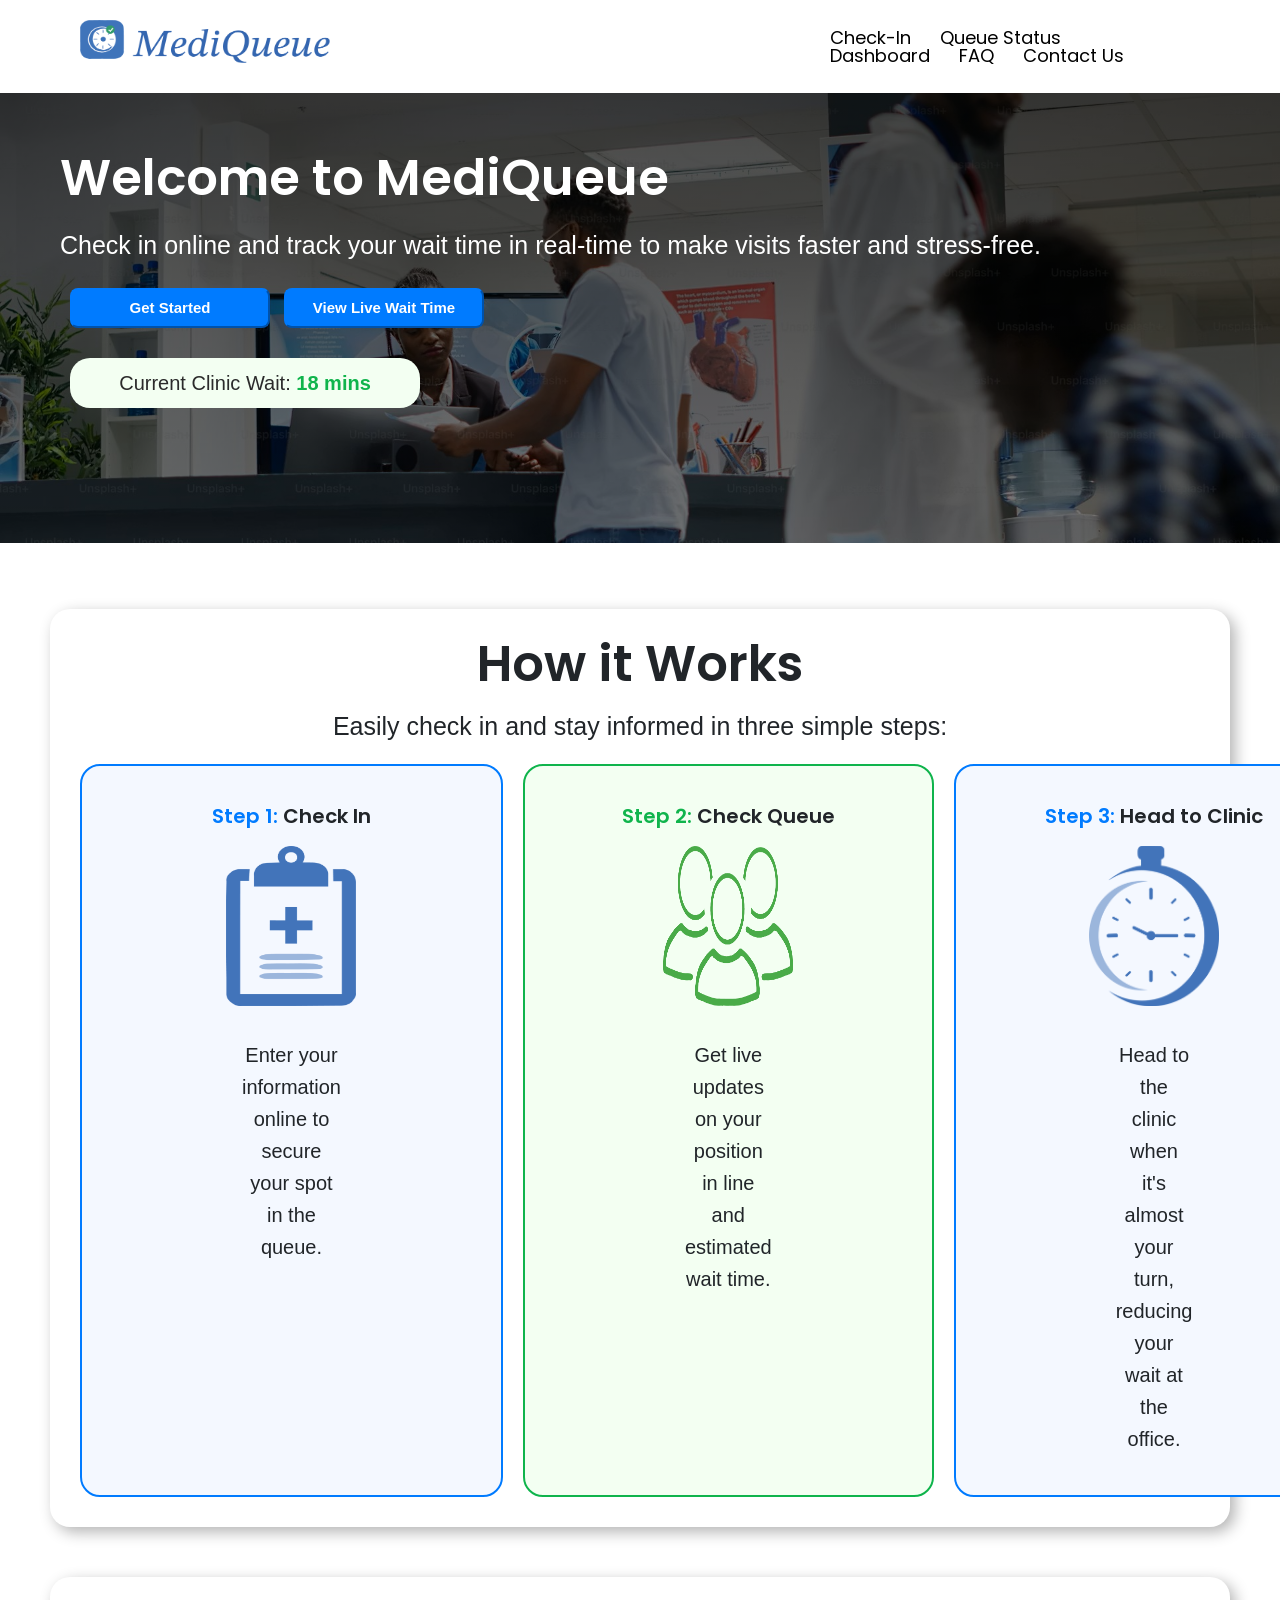
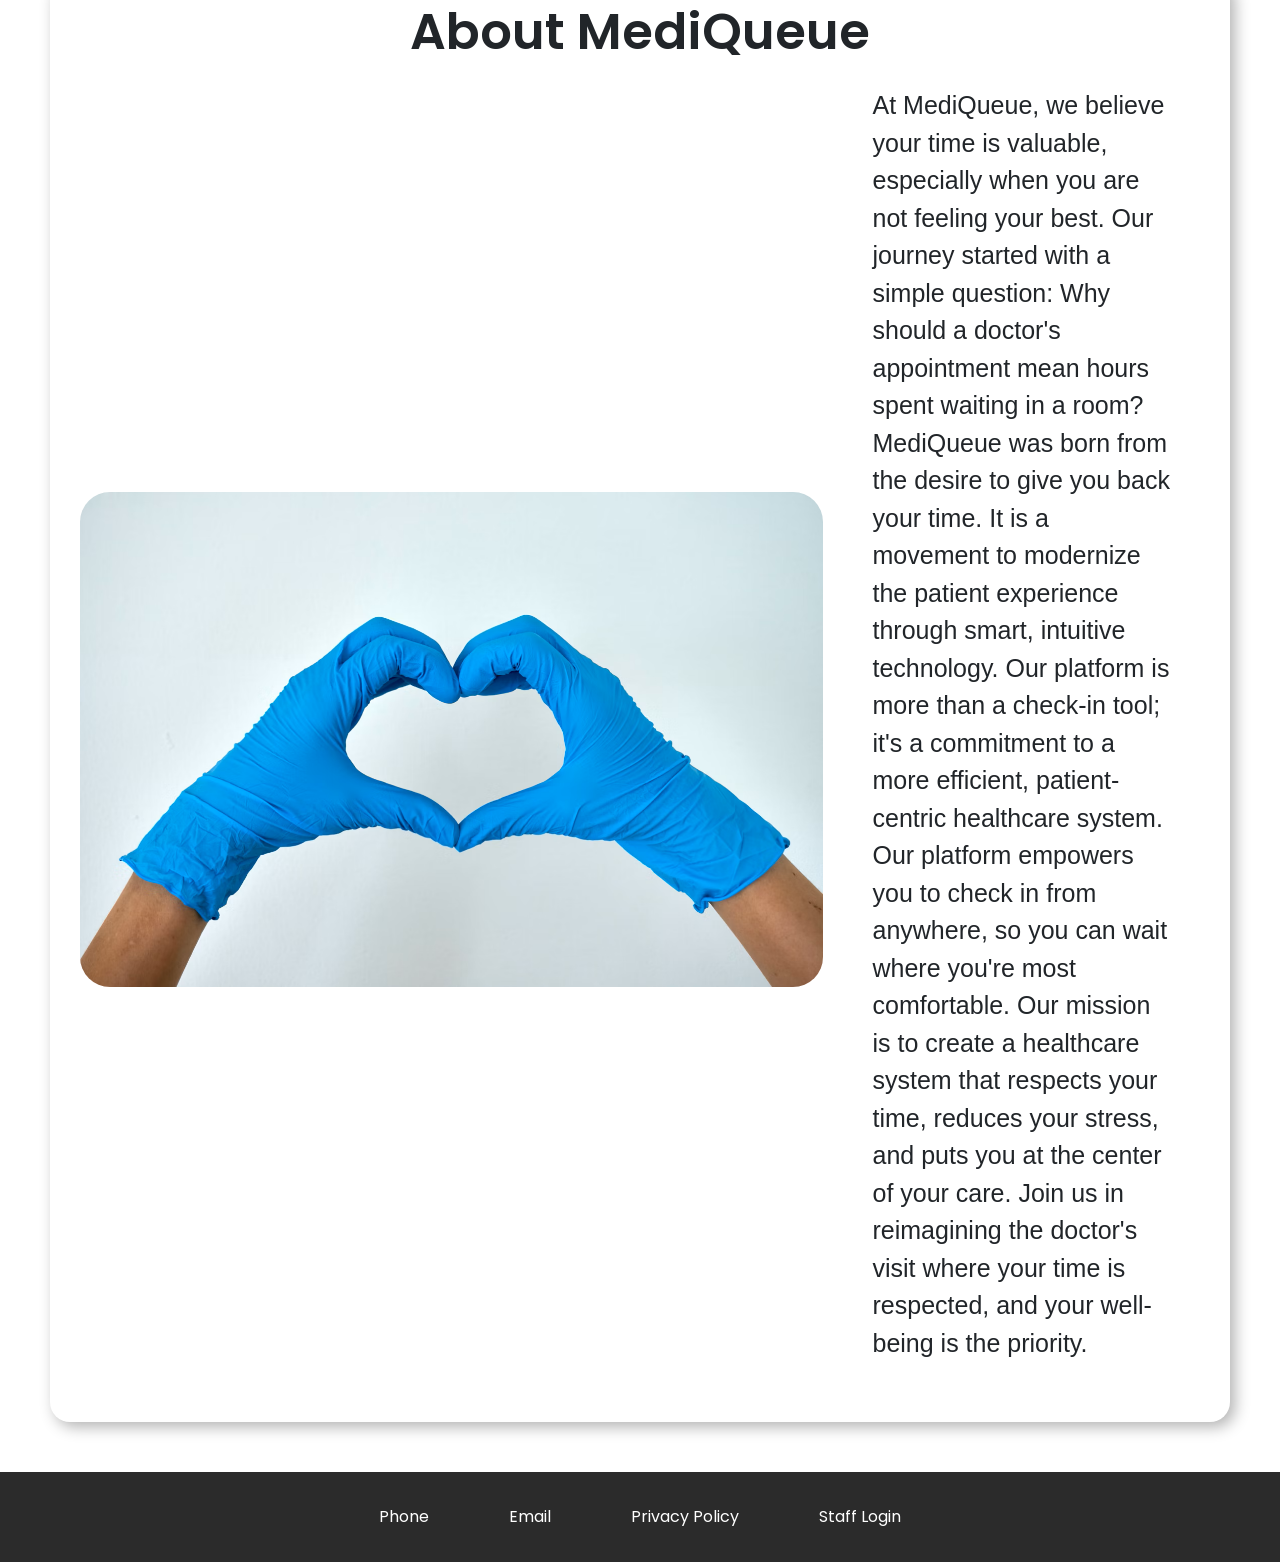
<file: index.html>
<!DOCTYPE html>
<html lang="en">
    <head>
        <meta charset="UTF-8">
        <meta name="viewport" content="width=device-width, initial-scale=1.0">
        <title>MediQueue</title>
        <!-- Google Fonts -->
        <link rel="preconnect" href="https://fonts.googleapis.com">
        <link rel="preconnect" href="https://fonts.gstatic.com" crossorigin>
        <link href="https://fonts.googleapis.com/css2?family=Poppins:ital,wght@0,100;0,200;0,300;0,400;0,500;0,600;0,700;0,800;0,900;1,100;1,200;1,300;1,400;1,500;1,600;1,700;1,800;1,900&display=swap" rel="stylesheet">
        <!-- Bootstrap Link-->
        <link href="https://cdn.jsdelivr.net/npm/bootstrap@5.3.8/dist/css/bootstrap.min.css" rel="stylesheet" integrity="sha384-sRIl4kxILFvY47J16cr9ZwB07vP4J8+LH7qKQnuqkuIAvNWLzeN8tE5YBujZqJLB" crossorigin="anonymous">
        <!-- CSS Link -->
        <link rel="stylesheet" href="style.css">
    </head>
    <body>
        <header>
            <!--NavBar-->
            <nav class="navbar">
                <div class="navdiv">
                    <a href="index.html">
                        <img src="images/logo.png" alt="logo of mediqueue">
                    </a>

                    <!-- Checkbox toggle -->
                    <input type="checkbox" id="menu-toggle" class="menu-toggle">

                    <!-- Hamburger icon -->
                    <label for="menu-toggle" class="hamburger">&#9776;</label>

                    <!-- Navigation -->
                    <ul class="nav-menu">
                        <li><a href="check-in.html">Check-In</a></li>
                        <li><a href="queue-status.html">Queue Status</a></li>
                        <li><a href="dashboard.html">Dashboard</a></li>
                        <li><a href="FAQ.html">FAQ</a></li>
                        <li><a href="contact.html">Contact Us</a></li>
                    </ul>
                </div>
            </nav>
        </header>
        <!-- Main -->
        <main>
        <!-- Hero Section -->
            <section class="hero-section">
                <div class="hero">
                    <div class="content">
                        <h1>Welcome to MediQueue</h1>
                        <p>Check in online and track your wait time in real-time to make visits faster and stress-free.</p>
                        <button><a href="check-in.html">Get Started</a></button>
                        <button><a href="queue-status.html">View Live Wait Time</a></button>
                        <p>Current Clinic Wait: <span>18 mins</span></p>
                    </div>
                </div>
            </section>
            <br>
            <!-- How it Works Section -->
            <section class="how-it-works">
                <h2>How it Works</h2>
                <p>Easily check in and stay informed in three simple steps:</p>
                <div class="steps">
                    <!-- Step 1 -->
                    <section class="step-1">
                        <h3><span>Step 1:</span> Check In</h3>
                        <img src="images/mini-board.png" alt="a clipboard with a medical cross sign in the middle">
                        <p>Enter your information online to secure your spot in the queue.</p>
                    </section>

                    <!-- Step 2 -->
                    <section class="step-2">
                        <h3><span>Step 2:</span> Check Queue</h3>
                        <img src="images/mini-people.png" alt="three generic individuals to indicate a group">
                        <p>Get live updates on your position in line and estimated wait time.</p>
                    </section>

                    <!-- Step 3 -->
                    <section class="step-3">
                        <h3><span>Step 3:</span> Head to Clinic</h3>
                        <img src="images/clock.png" alt="a clock pointing at time">
                        <p>Head to the clinic when it's almost your turn, reducing your wait at the office.</p>
                    </section>
                </div>
            </section>
            <!-- About Us Section -->
            <section class="about">
                <h2>About MediQueue</h2>
                <div class="about-items">
                    <img src="images/heart.png" alt="nurse holding up a heart with blue gloves on" class="heart">
                    <p>At MediQueue, we believe your time is valuable, especially when you are not feeling your best. Our journey started with a simple question: Why should a doctor's appointment mean hours spent waiting in a room? MediQueue was born from the desire to give you back your time. It is a movement to modernize the patient experience through smart, intuitive technology. Our platform is more than a check-in tool; it's a commitment to a more efficient, patient-centric healthcare system. Our platform empowers you to check in from anywhere, so you can wait where you're most comfortable. Our mission is to create a healthcare system that respects your time, reduces your stress, and puts you at the center of your care. Join us in reimagining the doctor's visit where your time is respected, and your well-being is the priority.</p>
                </div>
            </section>
        </main>
        <!-- Footer -->
        <footer>
            <p>Phone</p>
            <p>Email</p>
            <p>Privacy Policy</p>
            <p><a href="login.html">Staff Login</a></p>
        </footer>
    </body>
</html>
</file>
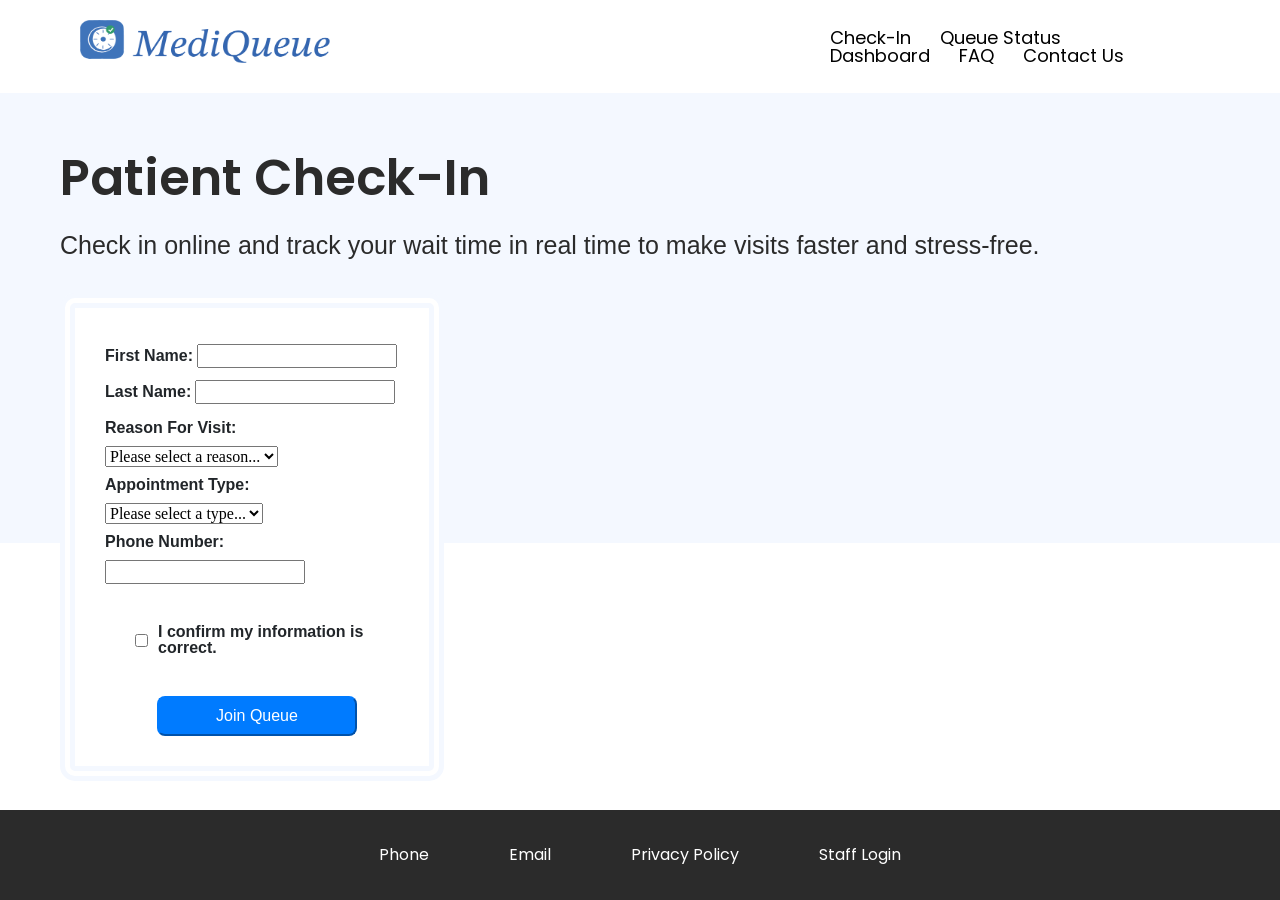
<file: check-in.html>
<!DOCTYPE html>
<html lang="en">
    <head>
        <meta charset="UTF-8">
        <meta name="viewport" content="width=device-width, initial-scale=1.0">
        <title>MediQueue</title>
        <!-- Google Fonts -->
        <link rel="preconnect" href="https://fonts.googleapis.com">
        <link rel="preconnect" href="https://fonts.gstatic.com" crossorigin>
        <link href="https://fonts.googleapis.com/css2?family=Poppins:ital,wght@0,100;0,200;0,300;0,400;0,500;0,600;0,700;0,800;0,900;1,100;1,200;1,300;1,400;1,500;1,600;1,700;1,800;1,900&display=swap" rel="stylesheet">
        <!-- Bootstrap Link-->
        <link href="https://cdn.jsdelivr.net/npm/bootstrap@5.3.8/dist/css/bootstrap.min.css" rel="stylesheet" integrity="sha384-sRIl4kxILFvY47J16cr9ZwB07vP4J8+LH7qKQnuqkuIAvNWLzeN8tE5YBujZqJLB" crossorigin="anonymous">
        <!-- CSS Link -->
        <link rel="stylesheet" href="style.css">
    </head>
    <body>
        <header>
            <!--NavBar-->
            <nav class="navbar">
                <div class="navdiv">
                    <a href="index.html">
                        <img src="images/logo.png" alt="logo of mediqueue">
                    </a>

                    <!-- Checkbox toggle -->
                    <input type="checkbox" id="menu-toggle" class="menu-toggle">

                    <!-- Hamburger icon -->
                    <label for="menu-toggle" class="hamburger">&#9776;</label>

                    <!-- Nav -->
                    <ul class="nav-menu">
                        <li><a href="check-in.html">Check-In</a></li>
                        <li><a href="queue-status.html">Queue Status</a></li>
                        <li><a href="dashboard.html">Dashboard</a></li>
                        <li><a href="FAQ.html">FAQ</a></li>
                        <li><a href="contact.html">Contact Us</a></li>
                    </ul>
                </div>
            </nav>
        </header>
        <!-- Main -->
        <main>
            <div class="main-check-in">
                <h1>Patient Check-In</h1>
                <p>Check in online and track your wait time in real time to make visits faster and stress-free.</p>
            </div>
         
            <!-- Patient Check In Form -->
            <form action="#" class="check-in-form">
                <!-- First Name -->
                <label for="fname">First Name:</label>
                <input type="text" id="fname" name="fname"><br>

                <!-- Last Name -->
                <label for="lname">Last Name:</label>
                <input type="text" id="lname" name="lname"><br>

                <!-- Reason for Visit -->
                <label for="reason">Reason For Visit:</label>
                <select name="reason" id="reason">
                    <option value="" selected disabled>Please select a reason...</option>
                    <option value="check-up">Check Up</option>
                    <option value="new-symptom">New Symptom</option>
                    <option value="follow-up">Follow Up</option>
                    <option value="lab-work">Lab Work</option>
                    <option value="vaccination">Vaccination</option>
                </select><br>

                <!-- Appointment Type (Walk In / Scheduled) -->
                <label for="type">Appointment Type:</label>
                <select name="type" id="type">
                    <option value="" selected disabled>Please select a type...</option>
                    <option value="walk-in">Walk In</option>
                    <option value="scheduled">Scheduled</option>
                </select><br>

                <!-- Phone Number -->
                <label for="phone">Phone Number:</label>
                <input type="tel" id="phone" name="phone"><br>

                <!-- Confirmation -->
                <div class="confirm-container">
                    <input type="checkbox" id="confirm" name="confirm">
                    <label for="confirm">I confirm my information is correct.</label>
                </div>

                <!-- Join Queue -->
                <div class="join-queue">
                    <label for="confirm"></label>
                    <button>Join Queue</a></button>
                </div>
            </form>
        </main>
        <!-- Footer -->
        <footer>
            <p>Phone</p>
            <p>Email</p>
            <p>Privacy Policy</p>
            <p><a href="login.html">Staff Login</a></p>
        </footer>
    </body>
</html>
</file>
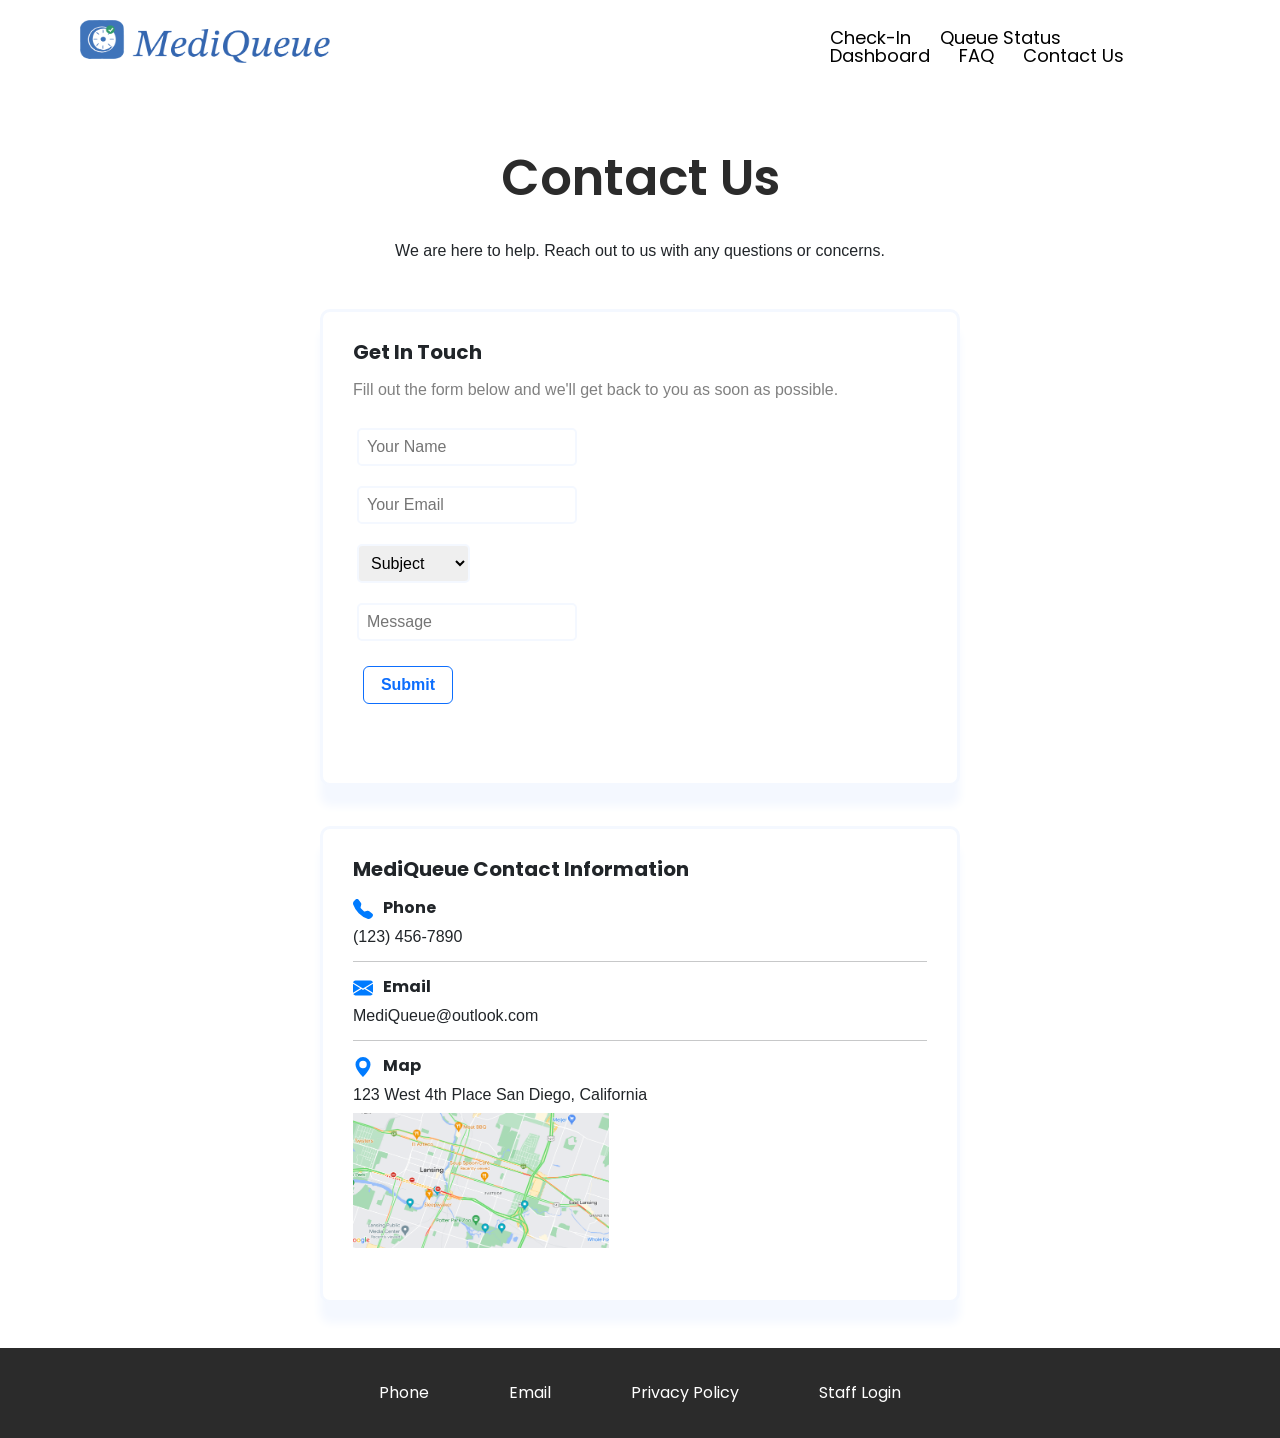
<file: contact.html>
<!DOCTYPE html>
<html lang="en">
    <head>
        <meta charset="UTF-8">
        <meta name="viewport" content="width=device-width, initial-scale=1.0">
        <title>MediQueue</title>
        <!-- Google Fonts -->
        <link rel="preconnect" href="https://fonts.googleapis.com">
        <link rel="preconnect" href="https://fonts.gstatic.com" crossorigin>
        <link href="https://fonts.googleapis.com/css2?family=Poppins:ital,wght@0,100;0,200;0,300;0,400;0,500;0,600;0,700;0,800;0,900;1,100;1,200;1,300;1,400;1,500;1,600;1,700;1,800;1,900&display=swap" rel="stylesheet">
        <!-- Bootstrap Link-->
        <link href="https://cdn.jsdelivr.net/npm/bootstrap@5.3.8/dist/css/bootstrap.min.css" rel="stylesheet" integrity="sha384-sRIl4kxILFvY47J16cr9ZwB07vP4J8+LH7qKQnuqkuIAvNWLzeN8tE5YBujZqJLB" crossorigin="anonymous">
        <!-- CSS Link -->
        <link rel="stylesheet" href="style.css">
    </head>
    <body>
        <header>
            <!--NavBar-->
            <nav class="navbar">
                <div class="navdiv">
                    <a href="index.html">
                        <img src="images/logo.png" alt="logo of mediqueue">
                    </a>

                    <!-- Checkbox toggle -->
                    <input type="checkbox" id="menu-toggle" class="menu-toggle">

                    <!-- Hamburger icon -->
                    <label for="menu-toggle" class="hamburger">&#9776;</label>

                    <!-- Navigation -->
                    <ul class="nav-menu">
                        <li><a href="check-in.html">Check-In</a></li>
                        <li><a href="queue-status.html">Queue Status</a></li>
                        <li><a href="dashboard.html">Dashboard</a></li>
                        <li><a href="FAQ.html">FAQ</a></li>
                        <li><a href="contact.html">Contact Us</a></li>
                    </ul>
                </div>
            </nav>
        </header>
        <!-- Main -->
        <main class="main-contact">
            <h1>Contact Us</h1>
            <p>We are here to help. Reach out to us with any questions or concerns.</p>
            <!-- Left Section -->
            <section class="left">
                <h2>Get In Touch</h2>
                <p>Fill out the form below and we'll get back to you as soon as possible.</p>
                <form action="#" class="contact-form">
                    <!-- Name -->
                    <label for="name"></label>
                    <input type="text" id="name" name="name" placeholder="Your Name"><br>

                    <!-- Email -->
                    <label for="email"></label>
                    <input type="email" id="email" name="email" placeholder="Your Email"><br>

                    <!-- Subject -->
                    <label for="subject"></label>
                    <select name="subject" id="subject">
                        <option value="" selected disabled>Subject</option>
                        <option value="questions">Questions</option>
                        <option value="feedback">Feedback</option>
                        <option value="other">Other</option>
                    </select><br>

                    <!-- Message -->
                    <label for="comment"></label>
                    <input type="comment" id="comments" name="comment" placeholder="Message"><br>

                    <!-- Submit Button -->
                    <button type="button" class="btn btn-outline-primary" id="contact-submit-button">Submit</button>
                </form>
            </section>
            <!-- Right Section -->
            <section class="right">
                <h2>MediQueue Contact Information</h2>
                <!-- Boostrap phone icon -->
                <p><span class="bold"><svg xmlns="http://www.w3.org/2000/svg" width="20" height="20" fill="var(--blue)" class="bi bi-telephone-fill" viewBox="0 0 16 16">
  <path fill-rule="evenodd" d="M1.885.511a1.745 1.745 0 0 1 2.61.163L6.29 2.98c.329.423.445.974.315 1.494l-.547 2.19a.68.68 0 0 0 .178.643l2.457 2.457a.68.68 0 0 0 .644.178l2.189-.547a1.75 1.75 0 0 1 1.494.315l2.306 1.794c.829.645.905 1.87.163 2.611l-1.034 1.034c-.74.74-1.846 1.065-2.877.702a18.6 18.6 0 0 1-7.01-4.42 18.6 18.6 0 0 1-4.42-7.009c-.362-1.03-.037-2.137.703-2.877z"/>
</svg>Phone</span></p>
                <p>(123) 456-7890</p>
                <hr>
                <!-- Bootstrap mail icon -->
                <p><span class="bold"><svg xmlns="http://www.w3.org/2000/svg" width="20" height="20" fill="var(--blue)" class="bi bi-envelope-fill" viewBox="0 0 16 16">
  <path d="M.05 3.555A2 2 0 0 1 2 2h12a2 2 0 0 1 1.95 1.555L8 8.414zM0 4.697v7.104l5.803-3.558zM6.761 8.83l-6.57 4.027A2 2 0 0 0 2 14h12a2 2 0 0 0 1.808-1.144l-6.57-4.027L8 9.586zm3.436-.586L16 11.801V4.697z"/>
</svg>Email</span></p>
                <p>MediQueue@outlook.com</p>
                <hr>
                <!-- Bootstrap pin icon -->
                <p><span class="bold"><svg xmlns="http://www.w3.org/2000/svg" width="20" height="20" fill="var(--blue)" class="bi bi-geo-alt-fill" viewBox="0 0 16 16">
  <path d="M8 16s6-5.686 6-10A6 6 0 0 0 2 6c0 4.314 6 10 6 10m0-7a3 3 0 1 1 0-6 3 3 0 0 1 0 6"/>
</svg>Map</span></p>
                <p>123 West 4th Place San Diego, California</p>
                <img src="images/map.png" alt="area of MediQueue" class="map">
            </section>
        </main>
        <!-- Footer -->
        <footer>
            <p>Phone</p>
            <p>Email</p>
            <p>Privacy Policy</p>
            <p><a href="login.html">Staff Login</a></p>
        </footer>
    </body>
</html>
</file>
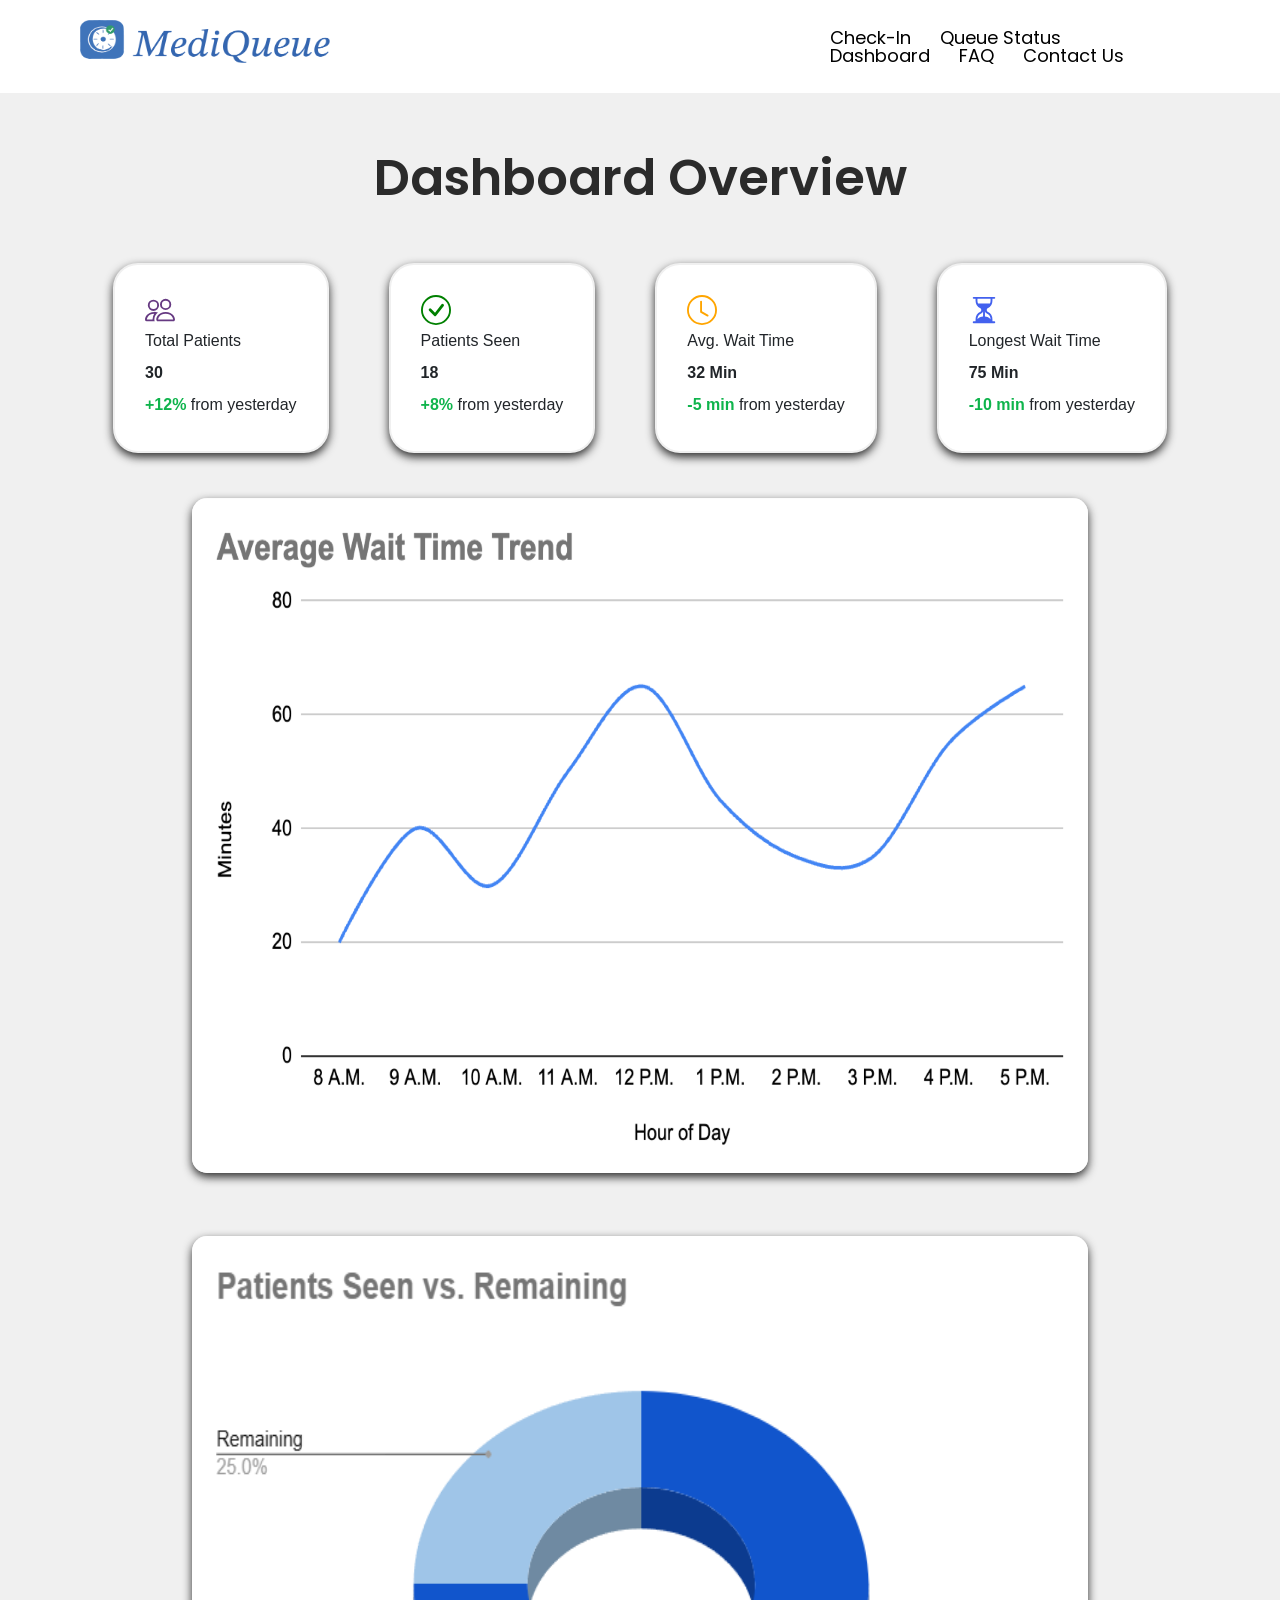
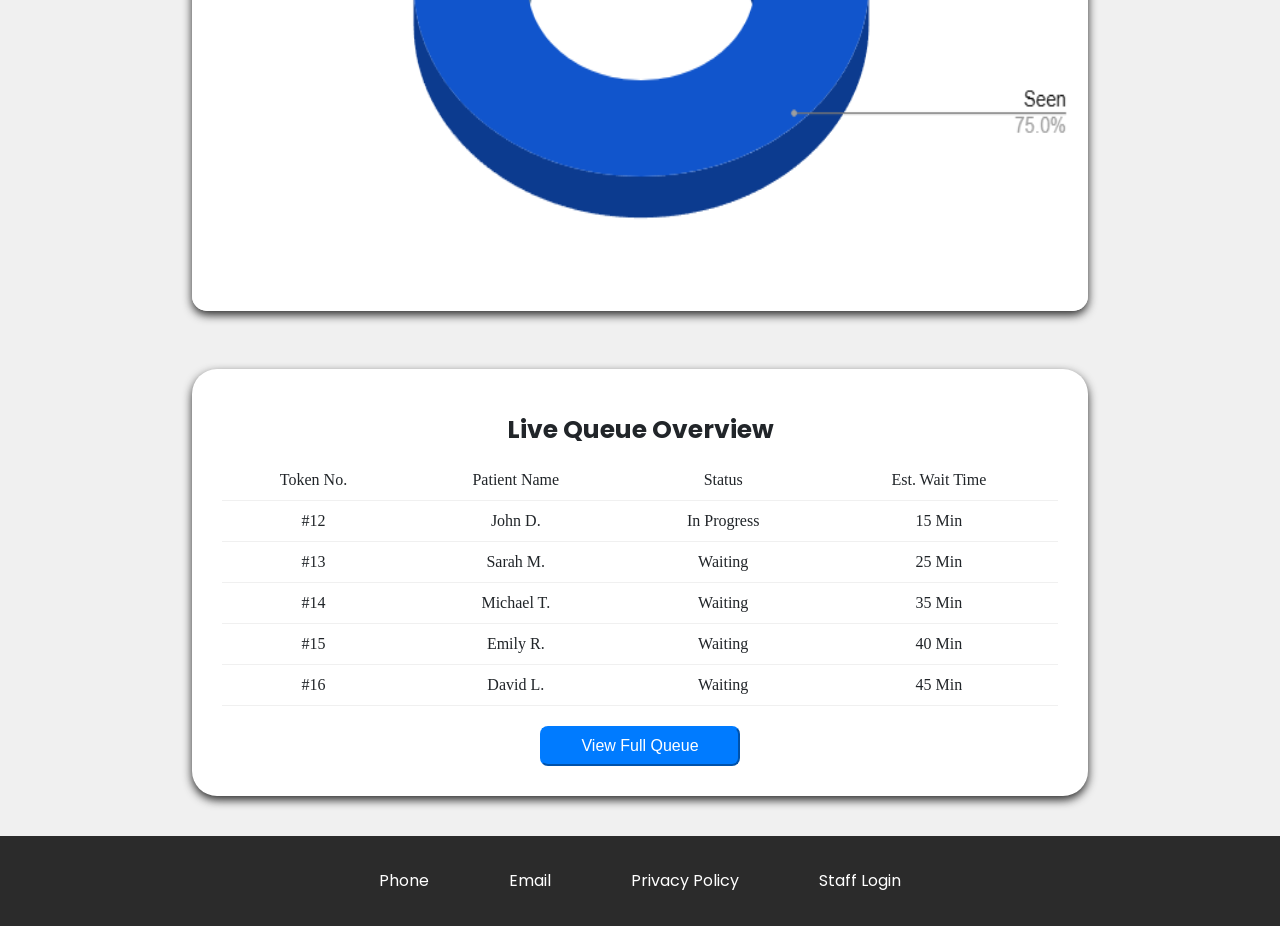
<file: dashboard.html>
<!DOCTYPE html>
<html lang="en">
    <head>
        <meta charset="UTF-8">
        <meta name="viewport" content="width=device-width, initial-scale=1.0">
        <title>MediQueue</title>
        <!-- Google Fonts -->
        <link rel="preconnect" href="https://fonts.googleapis.com">
        <link rel="preconnect" href="https://fonts.gstatic.com" crossorigin>
        <link href="https://fonts.googleapis.com/css2?family=Poppins:ital,wght@0,100;0,200;0,300;0,400;0,500;0,600;0,700;0,800;0,900;1,100;1,200;1,300;1,400;1,500;1,600;1,700;1,800;1,900&display=swap" rel="stylesheet">
        <!-- Bootstrap Link-->
        <link href="https://cdn.jsdelivr.net/npm/bootstrap@5.3.8/dist/css/bootstrap.min.css" rel="stylesheet" integrity="sha384-sRIl4kxILFvY47J16cr9ZwB07vP4J8+LH7qKQnuqkuIAvNWLzeN8tE5YBujZqJLB" crossorigin="anonymous">
        <!-- CSS Link -->
        <link rel="stylesheet" href="style.css">
    </head>
    <body>
        <header>
            <!--NavBar-->
            <nav class="navbar">
                <div class="navdiv">
                    <a href="index.html">
                        <img src="images/logo.png" alt="logo of mediqueue">
                    </a>

                    <!-- Checkbox toggle -->
                    <input type="checkbox" id="menu-toggle" class="menu-toggle">

                    <!-- Hamburger icon -->
                    <label for="menu-toggle" class="hamburger">&#9776;</label>

                    <!-- Navigation -->
                    <ul class="nav-menu">
                        <li><a href="check-in.html">Check-In</a></li>
                        <li><a href="queue-status.html">Queue Status</a></li>
                        <li><a href="dashboard.html">Dashboard</a></li>
                        <li><a href="FAQ.html">FAQ</a></li>
                        <li><a href="contact.html">Contact Us</a></li>
                    </ul>
                </div>
            </nav>
        </header>
        <!-- Main -->
        <main class="main-dashboard">
            <h1 class="dashboard-h1">Dashboard Overview</h1>
            <!-- First row -->
            <section class="first-row">
                <div class="total-patients">
                    <!-- Bootstrap people icon -->
                    <svg xmlns="http://www.w3.org/2000/svg" width="30" height="30" fill="#663a82" class="bi bi-people" viewBox="0 0 16 16">
                        <path d="M15 14s1 0 1-1-1-4-5-4-5 3-5 4 1 1 1 1zm-7.978-1L7 12.996c.001-.264.167-1.03.76-1.72C8.312 10.629 9.282 10 11 10c1.717 0 2.687.63 3.24 1.276.593.69.758 1.457.76 1.72l-.008.002-.014.002zM11 7a2 2 0 1 0 0-4 2 2 0 0 0 0 4m3-2a3 3 0 1 1-6 0 3 3 0 0 1 6 0M6.936 9.28a6 6 0 0 0-1.23-.247A7 7 0 0 0 5 9c-4 0-5 3-5 4q0 1 1 1h4.216A2.24 2.24 0 0 1 5 13c0-1.01.377-2.042 1.09-2.904.243-.294.526-.569.846-.816M4.92 10A5.5 5.5 0 0 0 4 13H1c0-.26.164-1.03.76-1.724.545-.636 1.492-1.256 3.16-1.275ZM1.5 5.5a3 3 0 1 1 6 0 3 3 0 0 1-6 0m3-2a2 2 0 1 0 0 4 2 2 0 0 0 0-4"/>
                    </svg>
                    <p>Total Patients</p>
                    <p>30</p>
                    <p><span>+12% </span>from yesterday</p>
                </div>
                <div class="patients-seen">
                    <!-- Bootstrap check icon -->
                    <svg xmlns="http://www.w3.org/2000/svg" width="30" height="30" fill="#008000" class="bi bi-check-circle" viewBox="0 0 16 16">
                        <path d="M8 15A7 7 0 1 1 8 1a7 7 0 0 1 0 14m0 1A8 8 0 1 0 8 0a8 8 0 0 0 0 16"/>
                        <path d="m10.97 4.97-.02.022-3.473 4.425-2.093-2.094a.75.75 0 0 0-1.06 1.06L6.97 11.03a.75.75 0 0 0 1.079-.02l3.992-4.99a.75.75 0 0 0-1.071-1.05"/>
                    </svg>
                    <p>Patients Seen</p>
                    <p>18</p>
                    <p><span>+8% </span>from yesterday</p>
                </div>
                <div class="avg-wait-time">
                    <!-- Bootstrap clock icon -->
                    <svg xmlns="http://www.w3.org/2000/svg" width="30" height="30" fill="#FFA500" class="bi bi-clock" viewBox="0 0 16 16">
                        <path d="M8 3.5a.5.5 0 0 0-1 0V9a.5.5 0 0 0 .252.434l3.5 2a.5.5 0 0 0 .496-.868L8 8.71z"/>
                        <path d="M8 16A8 8 0 1 0 8 0a8 8 0 0 0 0 16m7-8A7 7 0 1 1 1 8a7 7 0 0 1 14 0"/>
                    </svg>
                    <p>Avg. Wait Time</p>
                    <p>32 Min</p>
                    <p><span>-5 min </span>from yesterday</p>
                </div>
                <div class="longest-wait-time">
                    <!-- Bootstrap hourglass icon -->
                    <svg xmlns="http://www.w3.org/2000/svg" width="30" height="30" fill="#4361EE" class="bi bi-hourglass-split" viewBox="0 0 16 16">
                        <path d="M2.5 15a.5.5 0 1 1 0-1h1v-1a4.5 4.5 0 0 1 2.557-4.06c.29-.139.443-.377.443-.59v-.7c0-.213-.154-.451-.443-.59A4.5 4.5 0 0 1 3.5 3V2h-1a.5.5 0 0 1 0-1h11a.5.5 0 0 1 0 1h-1v1a4.5 4.5 0 0 1-2.557 4.06c-.29.139-.443.377-.443.59v.7c0 .213.154.451.443.59A4.5 4.5 0 0 1 12.5 13v1h1a.5.5 0 0 1 0 1zm2-13v1c0 .537.12 1.045.337 1.5h6.326c.216-.455.337-.963.337-1.5V2zm3 6.35c0 .701-.478 1.236-1.011 1.492A3.5 3.5 0 0 0 4.5 13s.866-1.299 3-1.48zm1 0v3.17c2.134.181 3 1.48 3 1.48a3.5 3.5 0 0 0-1.989-3.158C8.978 9.586 8.5 9.052 8.5 8.351z"/>
                    </svg>
                    <p>Longest Wait Time</p>
                    <p>75 Min</p>
                    <p><span>-10 min </span>from yesterday</p>
                </div>
            </section>

            <!-- Second row -->
            <section class="second-row">
                <img src="images/average-wait-chart.png" alt="Chart of the average wait time to be seen" class="average-wait-time-chart">
            </section>

            <!-- Third row -->
            <section class="third-row">
                <img src="images/patients-seen-vs-remaining.png" alt="Pie chart of the patients seen vs remaining" class="patients-vs-remaining">
            </section>

            <!-- Fourth row -->
            <!-- Patients table -->
             <div class="live-queue-overview">
                <h2>Live Queue Overview</h2>
                <table>
                    <tr>
                        <th>Token No.</th>
                        <th>Patient Name</th>
                        <th>Status</th>
                        <th>Est. Wait Time</th>
                    </tr>
                    <tr>
                        <td>#12</td>
                        <td>John D.</td>
                        <td>In Progress</td>
                        <td>15 Min</td>
                    </tr>
                    <tr>
                        <td>#13</td>
                        <td>Sarah M.</td>
                        <td>Waiting</td>
                        <td>25 Min</td>
                    </tr>
                    <tr>
                        <td>#14</td>
                        <td>Michael T.</td>
                        <td>Waiting</td>
                        <td>35 Min</td>
                    </tr>
                    <tr>
                        <td>#15</td>
                        <td>Emily R.</td>
                        <td>Waiting</td>
                        <td>40 Min</td>
                    </tr>
                    <tr>
                        <td>#16</td>
                        <td>David L.</td>
                        <td>Waiting</td>
                        <td>45 Min</td>
                    </tr>
                </table>
                <button class="view-full-queue">View Full Queue</button>
             </div>
        </main>
        <!-- Footer -->
        <footer>
            <p>Phone</p>
            <p>Email</p>
            <p>Privacy Policy</p>
            <p><a href="login.html">Staff Login</a></p>
        </footer>
    </body>
</html>
</file>
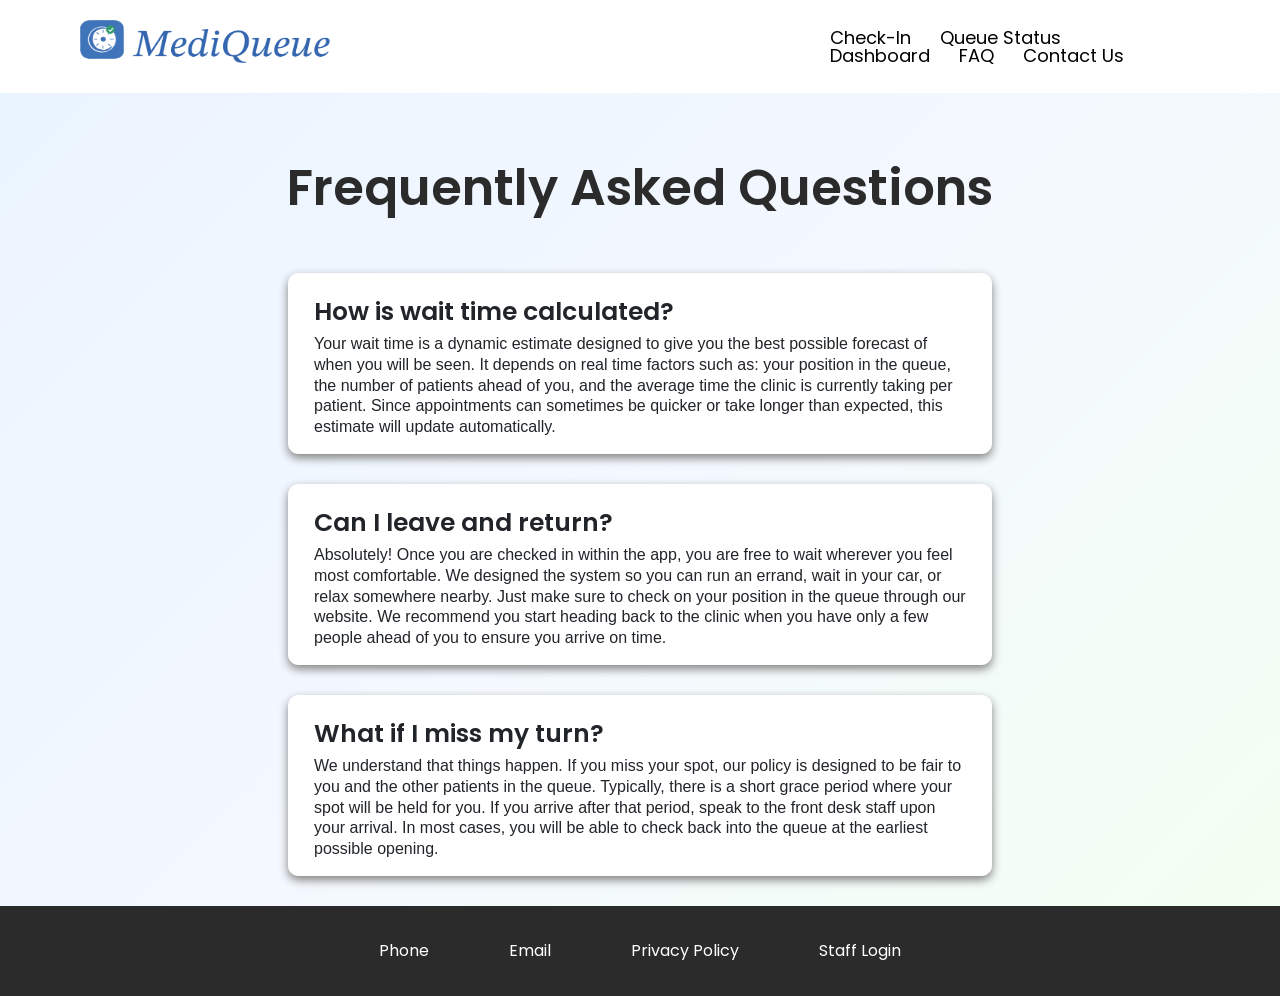
<file: FAQ.html>
<!DOCTYPE html>
<html lang="en">
    <head>
        <meta charset="UTF-8">
        <meta name="viewport" content="width=device-width, initial-scale=1.0">
        <title>MediQueue</title>
        <!-- Google Fonts -->
        <link rel="preconnect" href="https://fonts.googleapis.com">
        <link rel="preconnect" href="https://fonts.gstatic.com" crossorigin>
        <link href="https://fonts.googleapis.com/css2?family=Poppins:ital,wght@0,100;0,200;0,300;0,400;0,500;0,600;0,700;0,800;0,900;1,100;1,200;1,300;1,400;1,500;1,600;1,700;1,800;1,900&display=swap" rel="stylesheet">
        <!-- Bootstrap Link-->
        <link href="https://cdn.jsdelivr.net/npm/bootstrap@5.3.8/dist/css/bootstrap.min.css" rel="stylesheet" integrity="sha384-sRIl4kxILFvY47J16cr9ZwB07vP4J8+LH7qKQnuqkuIAvNWLzeN8tE5YBujZqJLB" crossorigin="anonymous">
        <!-- CSS Link -->
        <link rel="stylesheet" href="style.css">
    </head>
    <body>
        <header>
            <!--NavBar-->
            <nav class="navbar">
                <div class="navdiv">
                    <a href="index.html">
                        <img src="images/logo.png" alt="logo of mediqueue">
                    </a>

                    <!-- Checkbox toggle -->
                    <input type="checkbox" id="menu-toggle" class="menu-toggle">

                    <!-- Hamburger icon -->
                    <label for="menu-toggle" class="hamburger">&#9776;</label>

                    <!-- Navigation -->
                    <ul class="nav-menu">
                        <li><a href="check-in.html">Check-In</a></li>
                        <li><a href="queue-status.html">Queue Status</a></li>
                        <li><a href="dashboard.html">Dashboard</a></li>
                        <li><a href="FAQ.html">FAQ</a></li>
                        <li><a href="contact.html">Contact Us</a></li>
                    </ul>
                </div>
            </nav>
        </header>
        <!-- Main -->
        <main class="main-faq">
            <h1 class="faq-h1">Frequently Asked Questions</h1>
            <!-- First Question -->
            <section class="q1">
                <h2>How is wait time calculated?</h2>
                <p>Your wait time is a dynamic estimate designed to give you the best possible forecast of when you will be seen. It depends on real time factors such as: your position in the queue, the number of patients ahead of you, and the average time the clinic is currently taking per patient. Since appointments can sometimes be quicker or take longer than expected, this estimate will update automatically.</p>
            </section>
            <!-- Second Question -->
            <section class="q2">
                <h2>Can I leave and return?</h2>
                <p>Absolutely! Once you are checked in within the app, you are free to wait wherever you feel most comfortable. We designed the system so you can run an errand, wait in your car, or relax somewhere nearby. Just make sure to check on your position in the queue through our website. We recommend you start heading back to the clinic when you have only a few people ahead of you to ensure you arrive on time.</p>
            </section>
            <!-- Third Question -->
            <section class="q3">
                <h2>What if I miss my turn?</h2>
                <p>We understand that things happen. If you miss your spot, our policy is designed to be fair to you and the other patients in the queue. Typically, there is a short grace period where your spot will be held for you. If you arrive after that period, speak to the front desk staff upon your arrival. In most cases, you will be able to check back into the queue at the earliest possible opening.</p>
            </section>
        </main>
        <footer>
            <!-- Footer -->
            <p>Phone</p>
            <p>Email</p>
            <p>Privacy Policy</p>
            <p><a href="login.html">Staff Login</a></p>
        </footer>
    </body>
</html>
</file>
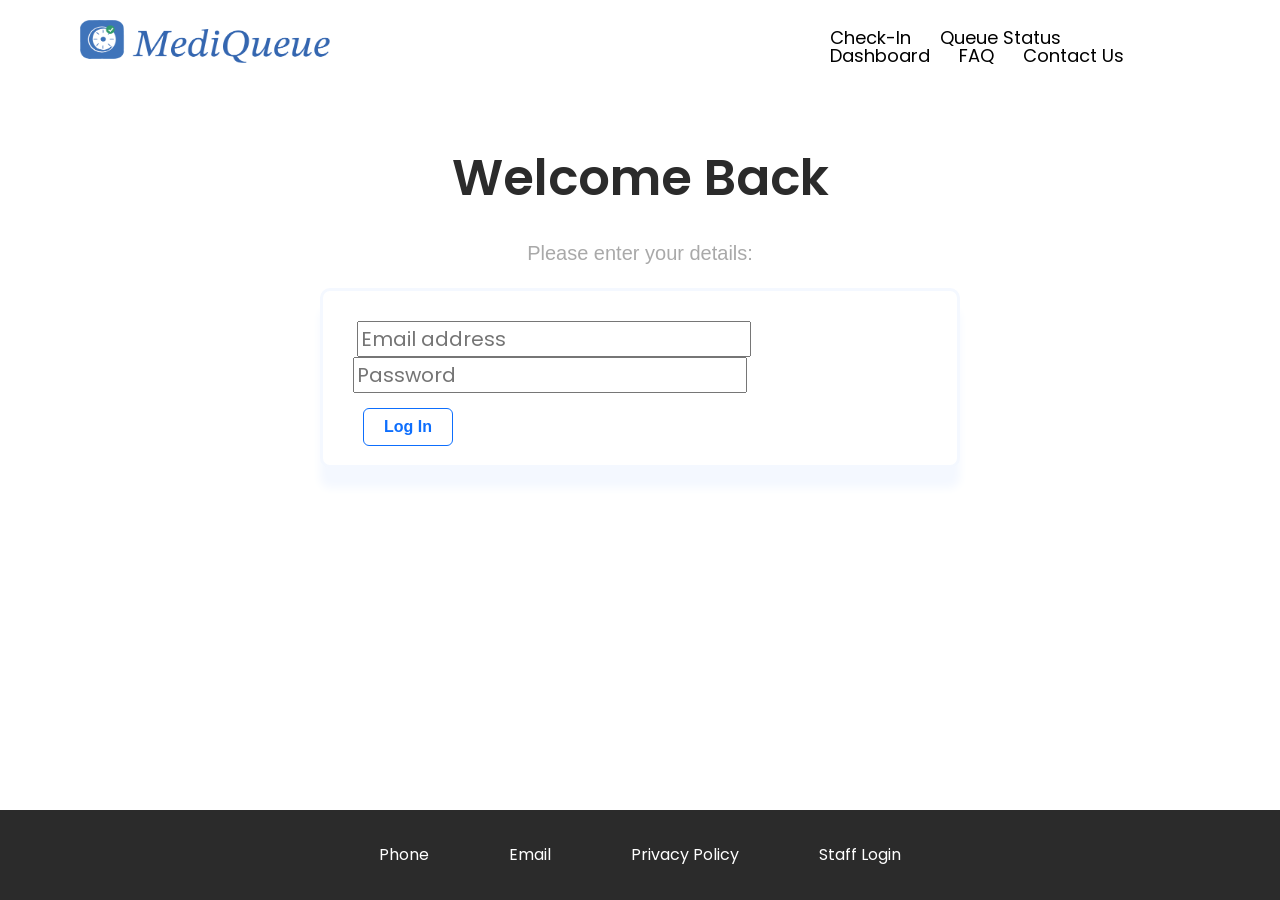
<file: login.html>
<!DOCTYPE html>
<html lang="en">
    <head>
        <meta charset="UTF-8">
        <meta name="viewport" content="width=device-width, initial-scale=1.0">
        <title>MediQueue</title>
        <!-- Google Fonts -->
        <link rel="preconnect" href="https://fonts.googleapis.com">
        <link rel="preconnect" href="https://fonts.gstatic.com" crossorigin>
        <link href="https://fonts.googleapis.com/css2?family=Poppins:ital,wght@0,100;0,200;0,300;0,400;0,500;0,600;0,700;0,800;0,900;1,100;1,200;1,300;1,400;1,500;1,600;1,700;1,800;1,900&display=swap" rel="stylesheet">
        <!-- Bootstrap Link-->
        <link href="https://cdn.jsdelivr.net/npm/bootstrap@5.3.8/dist/css/bootstrap.min.css" rel="stylesheet" integrity="sha384-sRIl4kxILFvY47J16cr9ZwB07vP4J8+LH7qKQnuqkuIAvNWLzeN8tE5YBujZqJLB" crossorigin="anonymous">
        <!-- CSS Link -->
        <link rel="stylesheet" href="style.css">
    </head>
    <body>
        <header>
            <!--NavBar-->
            <nav class="navbar">
                <div class="navdiv">
                    <a href="index.html">
                        <img src="images/logo.png" alt="logo of mediqueue">
                    </a>

                    <!-- Checkbox toggle -->
                    <input type="checkbox" id="menu-toggle" class="menu-toggle">

                    <!-- Hamburger icon -->
                    <label for="menu-toggle" class="hamburger">&#9776;</label>

                    <!-- Navigation -->
                    <ul class="nav-menu">
                        <li><a href="check-in.html">Check-In</a></li>
                        <li><a href="queue-status.html">Queue Status</a></li>
                        <li><a href="dashboard.html">Dashboard</a></li>
                        <li><a href="FAQ.html">FAQ</a></li>
                        <li><a href="contact.html">Contact Us</a></li>
                    </ul>
                </div>
            </nav>
        </header>
        <!-- Main -->
        <main class="login-main">
          <h1 class="login-h1">Welcome Back</h1>
          <p>Please enter your details:</p>
          <section class="login-form">
            <form action="#">
              <!-- Email -->
              <label for="email"></label>
              <input type="email" placeholder="Email address">

              <!-- Password -->
               <label for="password"></label>
               <input type="password" placeholder="Password">
            </form>
            <button type="button" class="btn btn-outline-primary" id="contact-submit-button">Log In</button>
          </section>
        </main>
        <!-- Footer -->
        <footer>
            <p>Phone</p>
            <p>Email</p>
            <p>Privacy Policy</p>
            <p><a href="login.html">Staff Login</a></p>
        </footer>
    </body>
</html>
</file>
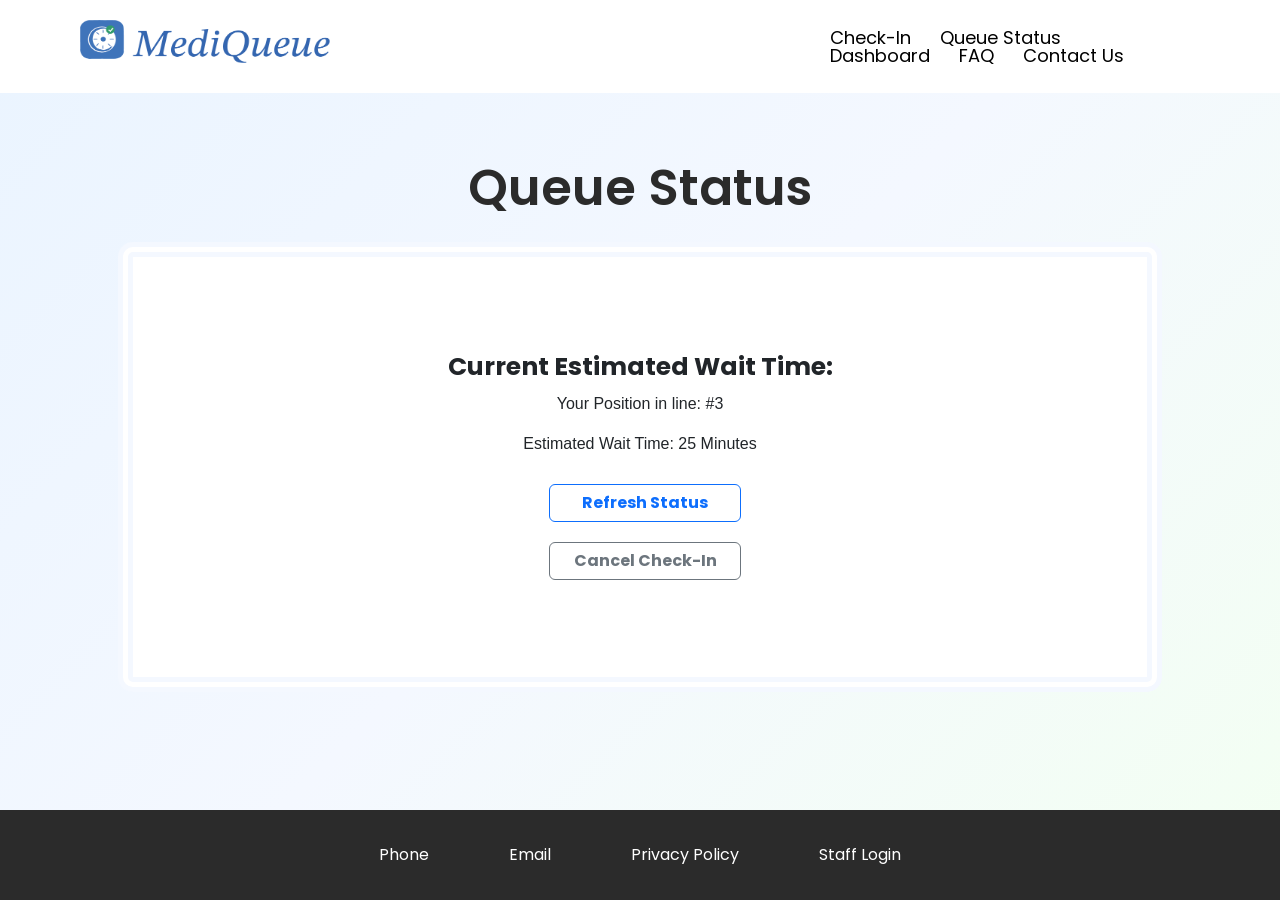
<file: queue-status.html>
<!DOCTYPE html>
<html lang="en">
    <head>
        <meta charset="UTF-8">
        <meta name="viewport" content="width=device-width, initial-scale=1.0">
        <title>MediQueue</title>
        <!-- Google Fonts -->
        <link rel="preconnect" href="https://fonts.googleapis.com">
        <link rel="preconnect" href="https://fonts.gstatic.com" crossorigin>
        <link href="https://fonts.googleapis.com/css2?family=Poppins:ital,wght@0,100;0,200;0,300;0,400;0,500;0,600;0,700;0,800;0,900;1,100;1,200;1,300;1,400;1,500;1,600;1,700;1,800;1,900&display=swap" rel="stylesheet">
        <!-- Bootstrap Link-->
        <link href="https://cdn.jsdelivr.net/npm/bootstrap@5.3.8/dist/css/bootstrap.min.css" rel="stylesheet" integrity="sha384-sRIl4kxILFvY47J16cr9ZwB07vP4J8+LH7qKQnuqkuIAvNWLzeN8tE5YBujZqJLB" crossorigin="anonymous">
        <!-- CSS Link -->
        <link rel="stylesheet" href="style.css">
    </head>
    <body class="queue-status-body icon-background">
        <header>
            <!--NavBar-->
            <nav class="navbar">
                <div class="navdiv">
                    <a href="index.html">
                        <img src="images/logo.png" alt="logo of mediqueue">
                    </a>

                    <!-- Checkbox toggle -->
                    <input type="checkbox" id="menu-toggle" class="menu-toggle">

                    <!-- Hamburger icon -->
                    <label for="menu-toggle" class="hamburger">&#9776;</label>

                    <!-- Navigation -->
                    <ul class="nav-menu">
                        <li><a href="check-in.html">Check-In</a></li>
                        <li><a href="queue-status.html">Queue Status</a></li>
                        <li><a href="dashboard.html">Dashboard</a></li>
                        <li><a href="FAQ.html">FAQ</a></li>
                        <li><a href="contact.html">Contact Us</a></li>
                    </ul>
                </div>
            </nav>
        </header>
        <!-- Main -->
        <main class="main-queue-status">
            <h1 class="queue-status-h1">Queue Status</h1>
            <!-- Times -->
            <section class="position-in-line">
                <h2>Current Estimated Wait Time:</h2>
                <p>Your Position in line: #3</p>
                <p>Estimated Wait Time: 25 Minutes</p>
                <button type="button" class="btn btn-outline-primary">Refresh Status</button>
                <button type="button" class="btn btn-outline-secondary">Cancel Check-In</button>
            </section>
        </main>
        <!-- Footer -->
        <footer>
            <p>Phone</p>
            <p>Email</p>
            <p>Privacy Policy</p>
            <p><a href="login.html">Staff Login</a></p>
        </footer>
    </body>
</html>
</file>
<file: style.css>
/* http://meyerweb.com/eric/tools/css/reset/ 
   v2.0 | 20110126
   License: none (public domain)
*/

/* Vivian Salas */

html, body, div, span, applet, object, iframe,
h1, h2, h3, h4, h5, h6, p, blockquote, pre,
a, abbr, acronym, address, big, cite, code,
del, dfn, em, img, ins, kbd, q, s, samp,
small, strike, strong, sub, sup, tt, var,
b, u, i, center,
dl, dt, dd, ol, ul, li,
fieldset, form, label, legend,
table, caption, tbody, tfoot, thead, tr, th, td,
article, aside, canvas, details, embed, 
figure, figcaption, footer, header, hgroup, 
menu, nav, output, ruby, section, summary,
time, mark, audio, video {
	margin: 0;
	padding: 0;
	border: 0;
	font-size: 100%;
	font: inherit;
	vertical-align: baseline;
}
/* HTML5 display-role reset for older browsers */
article, aside, details, figcaption, figure, 
footer, header, hgroup, menu, nav, section {
	display: block;
}
body {
	line-height: 1;
}
ol, ul {
	list-style: none;
}
blockquote, q {
	quotes: none;
}
blockquote:before, blockquote:after,
q:before, q:after {
	content: '';
	content: none;
}
table {
	border-collapse: collapse;
	border-spacing: 0;
}


/* Preseting */
:root{
    /* Colors */
    --blue: #007BFF;
    --green: #0fb44c;
    --lt-green: #f3fff2;
    --text: #2b2b2b;
    --white: #FFFFFF;
    --lt-blue-tint: #F4F8FF;
    --lt-gray: #F0F0F0;

    /* Fonts */
    --headings: "Poppins", sans-serif;
    --body: "Inter", sans-serif;
}

/* Desktop Dimension */
.menu-toggle, .hamburger{
    display: none;
    margin-left: 45vw;
}

/* NavBar */
a{
    text-decoration: none;
}

.navbar{
    background: var(--white);
    font-family: var(--headings);
    padding: 20px 80px;
}

.navdiv{
    display: flex;
    align-items: center;
    justify-content: space-between;
}

.navdiv img{
    width: 250px;
    height: 50px;
}

.logo a{
    font-size: 35px;
    font-weight: 600;
    color: black;
}

ul{
    margin-left: 500px;
}

li{
    list-style: none;
    display: inline-block;
}

li a{
    color: black;
    font-size: 18px;
    margin-right: 25px;
}

/* Buttons */
button{
    background-color: var(--white);
    border-radius: 25px;
    margin-left: 10px;
    padding: 10px;
    width: 90px;
    border-color: #007BFF;
    transition: background-color 0.3s ease, color 0.3s ease;
}

button:hover{
    background-color: var(--blue);
}

button a{
    color: var(--blue);
    font-weight: bold;
    font-size: 15px;
}

button:hover a{
    color: var(--white);
}

/* H1 */
.content h1{
    font-size: 50px;
    font-family: var(--headings);
    font-weight: 600;
    color: var(--white);
}

.main-check-in h1{
    font-size: 50px;
    font-family: var(--headings);
    font-weight: 600;
    color: var(--text);
}

.login-h1{
    font-size: 50px;
    font-family: var(--headings);
    font-weight: 600;
    color: var(--text);
    padding-top: 60px;
    text-align: center;
    padding-bottom: 40px;
}

.main-contact h1{
    font-size: 50px;
    font-family: var(--headings);
    font-weight: 600;
    color: var(--text);
    text-align: center;
    padding-top: 60px;
}

.dashboard-h1{
    font-size: 50px;
    font-family: var(--headings);
    font-weight: 600;
    color: var(--text);
    text-align: center;
    padding-top: 60px;
}

/* Hero Section */
.main-check-in{
    padding: 60px;
    background-color: var(--lt-blue-tint);
    height: 50vh;
}

.main-check-in p{
    font-family: var(--body);
    padding: 30px 0;
    color: var(--text);
    font-size: 25px;
}

.hero-section{
    background-image: linear-gradient(rgba(0,0,0,0.7), rgba(0,0,0,0.5)), url("images/hero-image.jpeg");
    background-position: top;
    background-repeat: no-repeat;
    background-size: cover;
    height: 50vh;
}

.content{
    padding: 60px;
}

.content p{
    font-family: var(--body);
    padding: 30px 0;
    color: var(--white);
    font-size: 25px;
}

.content p:nth-of-type(even){
    color: var(--text);
    margin-left: 10px;
}

.content button{
    width: 200px;
    background-color: var(--blue);
    border-radius: 8px;
}

.content button a{
    color: var(--white);
    font-family: var(--body);
}

.content button:hover{
    background-color: var(--white);
}

.content button:hover a{
    color: var(--blue);
}

.content p:nth-of-type(2){
    border-radius: 20px;
    background-color: var(--lt-green);
    padding: 15px;
    margin-top: 30px;
    width: 350px;
    text-align: center;
    font-size: 20px;
}

.content p:nth-of-type(2) span{
    color: var(--green);
    font-weight: bold;
}

/* Hot it Works Section */
.how-it-works{
    border-radius: 20px;
    box-shadow: 5px 5px 15px rgba(0,0,0,0.3);
    padding: 30px;
    margin: 50px;
}

.how-it-works h2{
    text-align: center;
    font-size: 50px;
    font-family: var(--headings);
    font-weight: 600;
}

.how-it-works p{
    font-size: 20px;
    font-family: var(--body);
    padding: 0 80px;
}

.how-it-works > p{
    text-align: center;
    padding: 25px 0;
    font-size: 25px;
}

.how-it-works section{
    border-radius: 20px;
    padding: 40px 80px;
}

.step-1, .step-3{
    border-radius: 10px;
    border: 2px solid var(--blue);
    text-align: center;
    background-color: var(--lt-blue-tint);
}

.step-2{
    border-radius: 10px;
    border: 2px solid var(--green);
    background-color: var(--lt-green);
    text-align: center;
}

.step-1 span, .step-3 span{
    color: var(--blue);
}

.step-2 span{
    color: var(--green);
}

.steps{
    display: flex;
    justify-content: space-between;
    gap: 20px;
}

.steps img{
    height: 160px;
    width: 130px;
}

.steps p{
    line-height: 2rem;
    padding-top: 30px;
}

.steps h3{
    font-size: 20px;
    font-family: var(--headings);
    font-weight: 600;
    padding-bottom: 20px;
}

/* About us Section */
.about{
    border-radius: 20px;
    box-shadow: 5px 5px 15px rgba(0,0,0,0.3);
    padding: 30px;
    margin: 50px;
}

.about h2{
    text-align: center;
    font-size: 50px;
    font-family: var(--headings);
    font-weight: 600;
}

.about-items{
    display: flex;
    align-items: center;
    gap: 20px;
}

.about-items p{
    font-size: 25px;
    font-family: var(--body);
    padding: 30px;
    line-height: 1.5;
}

.heart{
    margin-top: 30px;
    height: 55vh;
    border-radius: 30px;
}

/* Check in Form */
.check-in-form{
    padding: 30px;
    margin-top: -250px;
    background-color: var(--white);
    width: 30vw;
    border-radius: 15px;
    margin-left: 60px;
    border: 4mm double var(--lt-blue-tint);
}

.check-in-form label{
    padding: 10px 0;
    font-weight: bold;
    font-family: var(--body);
}

.confirm-container {
    display: flex;
    align-items: center;
    gap: 10px;
    justify-content: center;
    padding: 30px;
}

.join-queue{
    display: flex;
    justify-content: center;
}

.check-in-form button{
    width: 200px;
    background-color: var(--blue);
    border-radius: 8px;
    color: var(--white);
    font-family: var(--body);
}

.check-in-form button:hover{
    background-color: var(--white);
    color: var(--blue);
}

.check-in-form button:hover a{
    color: var(--blue);
}

/* Queue Status Page */
.queue-status-h1{
    font-size: 50px;
    font-family: var(--headings);
    font-weight: 600;
    color: var(--text);
    text-align: center;
}

.main-queue-status{
    margin-top: 10px;
    padding: 60px;
    height: 50vh;
    text-align: center;
}

.position-in-line{
    padding: 30px;
    margin: 2.5% 5%;
    background-color: var(--white);
    border-radius: 15px;
    border: 4mm double var(--lt-blue-tint);
    height: 50vh;
    display: flex;
    flex-direction: column;
    justify-content: center;
    align-items: center;
}

.position-in-line p{
    padding: 12px;
    font-family: var(--body);
}

.position-in-line h2{
    padding-bottom: 5px;
    font-size: 25px;
    font-weight: bold;
    font-family: var(--headings);
}

.position-in-line button{
    font-weight: bold;
    font-family: var(--headings);
    width: 15vw;
    margin-top: 20px;
}

/* Dashboard Page */
.main-dashboard{
    background-color: var(--lt-gray);
}

.dashboard-h1{
    padding: 60px;
}

.first-row{
    display: flex;
    flex-direction: row;
    justify-content: center;
}

.first-row div{
    background-color: var(--white);
    box-shadow: 0 4px 10px var(--text);
    margin: 0 30px;
    padding: 30px;
    border-radius: 25px;
    border: 2px solid var(--lt-gray);
}

.first-row div p{
    padding: 8px 0;
    font-family: var(--body);
}

.first-row div p:nth-of-type(even){
    font-weight: bold;
}

.first-row div p span{
    color: var(--green);
    font-weight: bold;
}

.average-wait-time-chart, .patients-vs-remaining{
    border-radius: 15px;
    margin: 5vh 0 2vh;
    width: 70vw;
    height: 75vh;
    box-shadow: 0 4px 10px var(--text);
}

.second-row, .third-row{
    display: flex;
    align-content: center;
    justify-content: center;
    align-items: center;
}

.live-queue-overview{
    background-color: var(--white);
    border-radius: 25px;
    box-shadow: 0 4px 10px var(--text);
    width: 70vw;
    margin: 40px auto;
    padding: 30px;
}

.live-queue-overview table{
    width: 100%;
    text-align: center;
}

.view-full-queue{
    display: block;
    margin: 20px auto 0 auto;
    width: 200px;
    text-align: center;
}

.live-queue-overview th,
.live-queue-overview td{
    padding: 12px;
    border-bottom: 1px solid var(--lt-gray);
}

.live-queue-overview h2{
    text-align: center;
    padding: 2vh 0;
    font-size: 25px;
    font-family: var(--headings);
    font-weight: bold;
}

.view-full-queue{
    width: 200px;
    background-color: var(--blue);
    border-radius: 8px;
    color: var(--white);
    font-family: var(--body);
    display: block;
    margin: 20px auto 0 auto;
    text-align: center;
}

.view-full-queue a{
    color: var(--white);
    font-family: var(--body);
}

.view-full-queue:hover{
    background-color: var(--white);
}

.view-full-queue:hover{
    color: var(--blue);
}

/* FAQ Page */
.faq-h1{
    font-size: 50px;
    font-family: var(--headings);
    font-weight: 600;
    color: var(--text);
    text-align: center;
    margin-top: 10px;
    padding: 60px;
}

.q1 h2, .q2 h2, .q3 h2{
    font-size: 25px;
    font-family: var(--headings);
    font-weight: 600;
    padding: 25px 25px 10px 25px;
}

.q1 p, .q2 p, .q3 p{
    font-family: var(--body);
    padding: 0 25px 15px;
    line-height: 1.3rem;
}

.q1, .q2, .q3{
    width: 55vw;
    border-radius: 10px;
    border: 1px solid var(--white);
    box-shadow: 0 4px 10px gray;
    background-color: var(--white);
    margin: 0 auto 30px auto;
}

/* Contact Page */
.main-contact > p{
    font-family: var(--body);
    text-align: center;
    padding: 40px 0 30px;
}

.left, .right{
    width: 40rem !important;
    height: 53vh;
    border-radius: 10px;
    border: 3px solid var(--lt-blue-tint);
    box-shadow: 0 20px 10px var(--lt-blue-tint);
    background-color: var(--white);
    margin: 0 auto 30px auto;
    padding: 30px;
    display: flex;
    flex-direction: column;
    text-align: left;
}

.left h2, .right h2{
    font-size: 20px;
    font-family: var(--headings);
    font-weight: bold;
    text-align: left;
}

.left > p{
    font-weight: lighter;
    font-family: var(--body);
    color: grey;
    text-align: left;
    padding: 20px 0;
}

.right p{
    margin: 10px 0;
}

.right p:nth-of-type(even){
    font-family: var(--body);
}

.right h2{
    margin-bottom: 20px;
}

.main-contact {
    text-align: center;
    margin-bottom: 25px;
}

.main-contact .left,
.main-contact .right {
    display: inline-block;
    vertical-align: top;
    width: 400px;
    margin: 20px;
}

.contact-form{
    text-align: left;
}

.contact-form input,
.contact-form select {
  border: 2px solid var(--lt-blue-tint);
  padding: 8px;
  border-radius: 5px;
  outline: none;
  margin: 10px 0;
  font-family: var(--body);
}

/* Focus */
.contact-form input:focus,
.contact-form select:focus {
  border-color: var(--blue);
}

#contact-submit-button{
    margin-top: 15px;
    font-family: var(--body);
    font-weight: bold;
}

.bold{
    font-weight: bold;
    font-family: var(--headings);
}

svg{
    margin-right: 10px;
}

.map{
    width: 20vw;
    height: 15vh;
}

.btn-outline-primary{
    font-family: var(--body);
}

/* Login Form */
.login-form{
    width: 40rem;
    height: 20vh;
    border-radius: 10px;
    border: 3px solid var(--lt-blue-tint);
    box-shadow: 0 20px 10px var(--lt-blue-tint);
    background-color: var(--white);
    padding: 30px;
    font-size: 20px;
    font-family: var(--headings);
    font-weight: bold;
    margin: 0 auto;
}

.login-main p{
    font-family: var(--body);
    color: #A9A9A9;
    font-size: 20px;
    text-align: center;
    padding-bottom: 25px;
}

/* Footer */
footer{
    background-color: var(--text);
    height: 10vh;
    color: var(--white);
    font-family: var(--headings);
    display: flex;
    justify-content: center;
    align-items: center;
    gap: 80px;
}

footer a{
    color: var(--white);
}

/* Bodies */
body {
    line-height: 1;
    display: flex;
    flex-direction: column;
    min-height: 100vh;
}

.queue-status-body, .main-faq{
    background: linear-gradient(
    135deg,
    #eaf4ff 0%,
    var(--lt-blue-tint) 50%,
    var(--lt-green) 100%
  );
}

/* Main */
main {
    flex: 1;
}

/* Tablet Dimensions */
@media screen and (max-width: 1024px) {
    /* Navbar */
    .navbar {
        padding: 20px 30px;
    }

    ul {
        margin-left: 10vw;
        display: flex;
        gap: 15px;
    }

    li a {
        font-size: 16px;
        margin-right: 10px;
    }

    
    .check-in-form{
        margin-top: -25vh;
        margin-bottom: 10vh;
    }

    /* Hero & Content */
    .content h1, .main-check-in h1, .dashboard-h1 {
        font-size: 36px; 
    }

    /* Flex Items */
    .steps, .about-items, .main-contact {
        flex-direction: column;
        align-items: center;
    }

    .left, .right {
        width: 90% !important;
        height: auto;
    }

    /* Check in form */
    .check-in-form{
        width: 85vw;
    }

    .position-in-line button{
        width: 20vw;
    }
    
    .average-wait-time-chart, .patients-vs-remaining, .live-queue-overview{
        width: 93vw;
    }
}

/* Mobile Dimensions */
@media screen and (max-width: 600px) {

    /* NAVBAR */
    .navdiv {
        flex-direction: column;
        align-items: flex-start;
    }

    ul {
        margin-left: 0;
        flex-direction: column;
        width: 100%;
        padding-top: 10px;
    }

    li {
        display: block;
        margin: 10px 0;
    }

    .navdiv img {
        width: 180px;
        height: auto;
    }

    /* Show hamburger */
    .hamburger {
        display: block;
        font-size: 35px;
    }

    /* Stack nav */
    .navdiv {
        flex-direction: row;
        justify-content: space-between;
        align-items: center;
    }

    /* Hide menu */
    .nav-menu {
        display: none;
        flex-direction: column;
        width: 100%;
        background-color: white;
        position: absolute;
        top: 80px;
        left: 0;
        padding: 20px;
    }

    /* Show menu when checked */
    .menu-toggle:checked + .hamburger + .nav-menu {
        display: flex;
    }

    .nav-menu li {
        margin: 15px 0;
    }

    .nav-menu li a {
        font-size: 18px;
    }

    .menu-toggle{
        display: none;
    }

    /* HERO */
    .content {
        padding: 20px;
    }

    .content h1 {
        font-size: 28px;
    }

    .content p {
        font-size: 16px;
    }

    .content button {
        width: 100%;
        margin-bottom: 10px;
    }

    /* HOW IT WORKS */
    .steps {
        flex-direction: column;
    }

    .how-it-works {
        margin: 20px;
        padding: 20px;
    }

    .how-it-works h2 {
        font-size: 28px;
    }

    /* ABOUT */
    .about-items {
        flex-direction: column;
    }

    .about-items p {
        font-size: 16px;
        padding: 10px;
    }

    .heart {
        width: 100%;
        height: auto;
    }

     .first-row{
        display: grid;
        grid-template-columns: 1fr;
        gap: 15px;
        padding: 0 15px;
    }

    .first-row div{
        margin: 0;
        padding: 20px;
    }

    /* CHECK-IN FORM */
    .check-in-form {
        width: 90%;
        margin: -200px auto;
    }

    /* CONTACT PAGE */
    .main-contact .left,
    .main-contact .right {
        width: 90%;
        display: block;
    }

    /* FAQ */
    .q1, .q2, .q3 {
        width: 90%;
    }

    /* QUEUE STATUS */
    .position-in-line {
        padding: 20px;
    }

    .position-in-line button {
        width: 100%;
    }

    /* LOGIN PAGE */
    .login-form {
        width: 35rem;
        height: 20vh;
    }

    /* FOOTER */
    footer {
        flex-direction: column;
        gap: 10px;
        height: auto;
        padding: 15px;
        text-align: center;
    }
}
</file>
